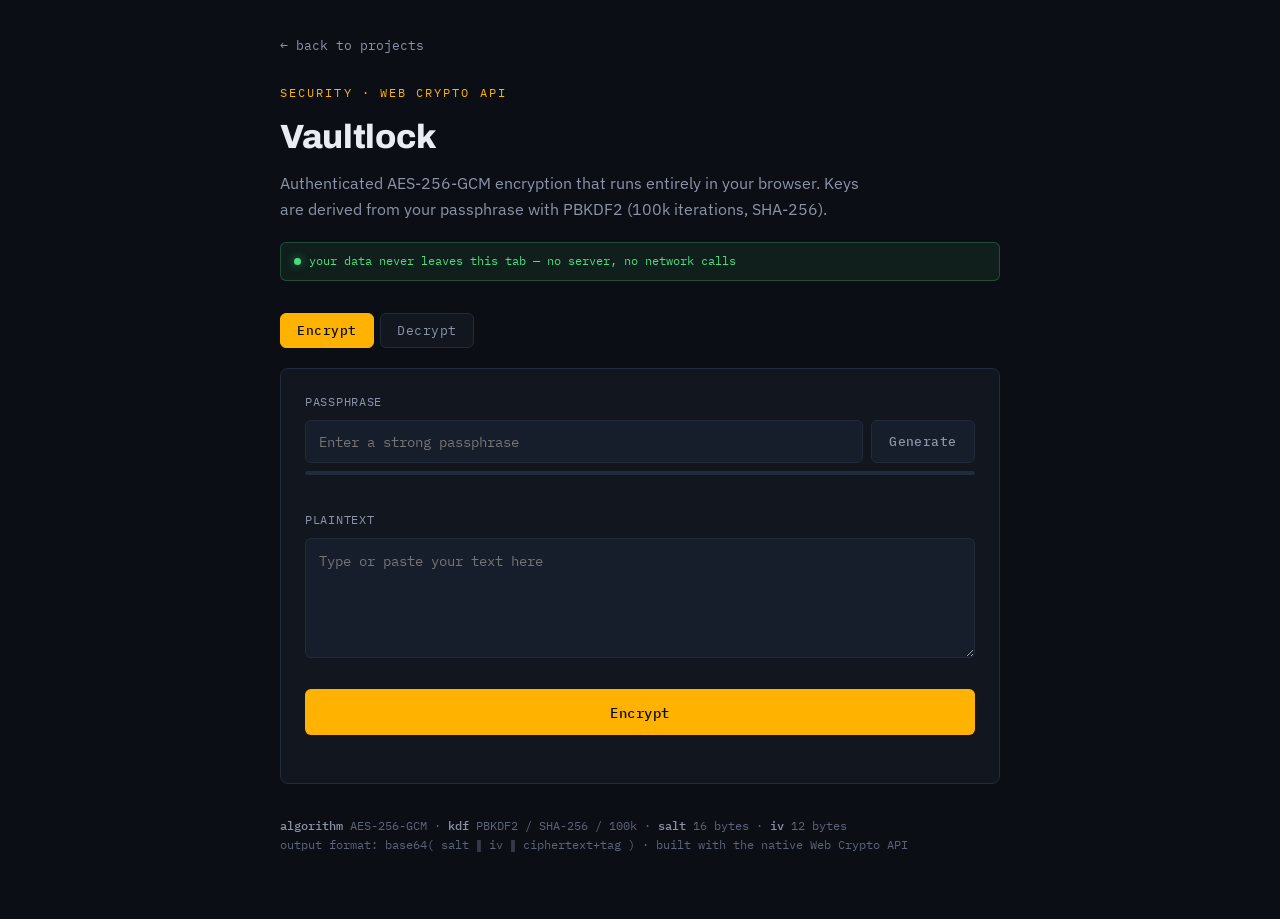
<file: static/apps/vaultlock/index.html>
<!DOCTYPE html>
<html lang="en">
<head>
<meta charset="UTF-8">
<meta name="viewport" content="width=device-width, initial-scale=1.0">
<title>Vaultlock — client-side AES-256-GCM</title>
<link rel="preconnect" href="https://fonts.googleapis.com">
<link rel="preconnect" href="https://fonts.gstatic.com" crossorigin>
<link href="https://fonts.googleapis.com/css2?family=Archivo:wght@600;800&family=IBM+Plex+Mono:wght@400;500&family=IBM+Plex+Sans:wght@400;500;600&display=swap" rel="stylesheet">
<style>
:root{
  --void:#0B0E14;--panel:#11161F;--panel-2:#171E2B;--line:#222B3B;--line-strong:#313D52;
  --text:#E9ECF3;--muted:#8C95A8;--faint:#5B6478;--amber:#FFB300;--amber-bright:#FFC533;
  --amber-soft:rgba(255,179,0,.12);--ok:#4ADE80;--bad:#F87171;
  --display:"Archivo",system-ui,sans-serif;--body:"IBM Plex Sans",system-ui,sans-serif;--mono:"IBM Plex Mono",monospace;
}
*{margin:0;padding:0;box-sizing:border-box}
body{font-family:var(--body);background:var(--void);color:var(--text);line-height:1.6;min-height:100vh;font-size:16px;-webkit-font-smoothing:antialiased}
.wrap{max-width:760px;margin:0 auto;padding:2rem 20px 4rem}
a.back{display:inline-block;font-family:var(--mono);font-size:.8rem;color:var(--muted);text-decoration:none;margin-bottom:1.75rem}
a.back:hover{color:var(--amber)}
.eyebrow{font-family:var(--mono);font-size:.72rem;letter-spacing:.18em;text-transform:uppercase;color:var(--amber);margin-bottom:.5rem}
h1{font-family:var(--display);font-weight:800;font-size:2.1rem;letter-spacing:-.01em;margin-bottom:.4rem}
.sub{color:var(--muted);max-width:60ch;margin-bottom:1.25rem}
.privacy{display:flex;align-items:center;gap:.5rem;font-family:var(--mono);font-size:.74rem;color:var(--ok);background:rgba(74,222,128,.08);border:1px solid rgba(74,222,128,.25);border-radius:6px;padding:.55rem .8rem;margin-bottom:2rem}
.privacy .dot{width:7px;height:7px;border-radius:50%;background:var(--ok);box-shadow:0 0 8px rgba(74,222,128,.6)}
.tabs{display:flex;gap:.4rem;margin-bottom:1.25rem}
.tab{flex:0 0 auto;font-family:var(--mono);font-size:.82rem;letter-spacing:.04em;color:var(--muted);background:var(--panel);border:1px solid var(--line);border-radius:6px;padding:.5rem 1rem;cursor:pointer;transition:.15s}
.tab:hover{border-color:var(--line-strong);color:var(--text)}
.tab.active{color:var(--void);background:var(--amber);border-color:var(--amber);font-weight:500}
.card{background:var(--panel);border:1px solid var(--line);border-radius:8px;padding:1.5rem}
label{display:block;font-family:var(--mono);font-size:.74rem;letter-spacing:.06em;text-transform:uppercase;color:var(--muted);margin-bottom:.5rem}
.pass-row{display:flex;gap:.5rem;margin-bottom:.4rem}
input[type=text],input[type=password],textarea{width:100%;background:var(--panel-2);border:1px solid var(--line);border-radius:6px;color:var(--text);font-family:var(--mono);font-size:.9rem;padding:.7rem .8rem;transition:.15s}
input:focus,textarea:focus{outline:none;border-color:var(--amber);box-shadow:0 0 0 3px var(--amber-soft)}
textarea{resize:vertical;min-height:120px;line-height:1.5}
.btn{font-family:var(--mono);font-size:.82rem;letter-spacing:.03em;font-weight:500;border:none;border-radius:6px;padding:.7rem 1.1rem;cursor:pointer;transition:.15s;white-space:nowrap}
.btn-amber{background:var(--amber);color:var(--void)}
.btn-amber:hover{background:var(--amber-bright)}
.btn-ghost{background:var(--panel-2);color:var(--muted);border:1px solid var(--line)}
.btn-ghost:hover{border-color:var(--line-strong);color:var(--text)}
.strength{height:4px;border-radius:2px;background:var(--line);overflow:hidden;margin:.5rem 0 .25rem}
.strength span{display:block;height:100%;width:0;transition:.3s}
.strength-label{font-family:var(--mono);font-size:.72rem;color:var(--faint);min-height:1em}
.field{margin-bottom:1.25rem}
.run{width:100%;margin-top:.25rem;padding:.85rem;font-size:.9rem}
.out-label{display:flex;justify-content:space-between;align-items:center}
.copy{font-family:var(--mono);font-size:.7rem;color:var(--amber);background:none;border:none;cursor:pointer;text-transform:uppercase;letter-spacing:.06em}
.copy:hover{color:var(--amber-bright)}
.output{margin-top:1.5rem;display:none}
.output.show{display:block}
.output textarea{background:#0d1119;color:var(--amber);min-height:90px}
.msg{font-family:var(--mono);font-size:.78rem;margin-top:.6rem;min-height:1.1em}
.msg.err{color:var(--bad)}
.msg.ok{color:var(--ok)}
.foot{font-family:var(--mono);font-size:.72rem;color:var(--faint);margin-top:2rem;line-height:1.7}
.foot b{color:var(--muted);font-weight:500}
</style>
</head>
<body>
<div class="wrap">
  <a class="back" href="/projects">&larr; back to projects</a>
  <p class="eyebrow">security &middot; web crypto api</p>
  <h1>Vaultlock</h1>
  <p class="sub">Authenticated AES-256-GCM encryption that runs entirely in your browser. Keys are derived from your passphrase with PBKDF2 (100k iterations, SHA-256).</p>
  <div class="privacy"><span class="dot"></span>your data never leaves this tab &mdash; no server, no network calls</div>

  <div class="tabs">
    <button class="tab active" data-mode="encrypt">Encrypt</button>
    <button class="tab" data-mode="decrypt">Decrypt</button>
  </div>

  <div class="card">
    <div class="field">
      <label for="pass">Passphrase</label>
      <div class="pass-row">
        <input type="password" id="pass" placeholder="Enter a strong passphrase" autocomplete="off">
        <button class="btn btn-ghost" id="genBtn" title="Generate passphrase">Generate</button>
      </div>
      <div class="strength"><span id="strengthBar"></span></div>
      <div class="strength-label" id="strengthLabel"></div>
    </div>

    <div class="field">
      <label for="input" id="inputLabel">Plaintext</label>
      <textarea id="input" placeholder="Type or paste your text here"></textarea>
    </div>

    <button class="btn btn-amber run" id="runBtn">Encrypt</button>
    <div class="msg" id="msg"></div>

    <div class="output" id="outputWrap">
      <div class="out-label">
        <label for="output" id="outputLabel">Ciphertext (base64)</label>
        <button class="copy" id="copyBtn">copy</button>
      </div>
      <textarea id="output" readonly></textarea>
    </div>
  </div>

  <div class="foot">
    <b>algorithm</b> AES-256-GCM &middot; <b>kdf</b> PBKDF2 / SHA-256 / 100k &middot; <b>salt</b> 16 bytes &middot; <b>iv</b> 12 bytes<br>
    output format: base64( salt &#8214; iv &#8214; ciphertext+tag ) &middot; built with the native Web Crypto API
  </div>
</div>

<script src="crypto.js"></script>
<script>
(function(){
  var mode='encrypt';
  var pass=document.getElementById('pass');
  var input=document.getElementById('input');
  var output=document.getElementById('output');
  var outputWrap=document.getElementById('outputWrap');
  var msg=document.getElementById('msg');
  var runBtn=document.getElementById('runBtn');
  var inputLabel=document.getElementById('inputLabel');
  var outputLabel=document.getElementById('outputLabel');
  var bar=document.getElementById('strengthBar');
  var strengthLabel=document.getElementById('strengthLabel');

  document.querySelectorAll('.tab').forEach(function(t){
    t.addEventListener('click',function(){
      document.querySelectorAll('.tab').forEach(function(x){x.classList.remove('active')});
      t.classList.add('active');
      mode=t.dataset.mode;
      runBtn.textContent = mode==='encrypt'?'Encrypt':'Decrypt';
      inputLabel.textContent = mode==='encrypt'?'Plaintext':'Ciphertext (base64)';
      outputLabel.textContent = mode==='encrypt'?'Ciphertext (base64)':'Plaintext';
      input.placeholder = mode==='encrypt'?'Type or paste your text here':'Paste the base64 ciphertext here';
      outputWrap.classList.remove('show'); msg.textContent='';
    });
  });

  document.getElementById('genBtn').addEventListener('click',function(){
    var p=CryptoEngine.generatePassphrase();
    pass.type='text'; pass.value=p; updateStrength();
  });

  function updateStrength(){
    if(!pass.value){bar.style.width='0';strengthLabel.textContent='';return;}
    var s=CryptoEngine.keyStrength(pass.value);
    bar.style.width=s.score+'%'; bar.style.background=s.color;
    strengthLabel.textContent=s.label; strengthLabel.style.color=s.color;
  }
  pass.addEventListener('input',updateStrength);

  document.getElementById('copyBtn').addEventListener('click',function(){
    output.select(); document.execCommand('copy');
    var c=document.getElementById('copyBtn'); c.textContent='copied'; setTimeout(function(){c.textContent='copy'},1200);
  });

  runBtn.addEventListener('click',async function(){
    msg.className='msg'; msg.textContent='';
    if(!pass.value){msg.classList.add('err');msg.textContent='Enter a passphrase first.';return;}
    if(!input.value){msg.classList.add('err');msg.textContent='Nothing to '+mode+'.';return;}
    runBtn.disabled=true; runBtn.textContent='Working…';
    try{
      var result;
      if(mode==='encrypt'){ result=await CryptoEngine.encryptAESGCM(input.value,pass.value); msg.classList.add('ok'); msg.textContent='Encrypted ✓'; }
      else { result=await CryptoEngine.decryptAESGCM(input.value.trim(),pass.value); msg.classList.add('ok'); msg.textContent='Decrypted ✓'; }
      output.value=result; outputWrap.classList.add('show');
    }catch(e){
      outputWrap.classList.remove('show');
      msg.classList.add('err');
      msg.textContent = mode==='decrypt' ? 'Decryption failed — wrong passphrase or corrupted ciphertext.' : 'Error: '+e.message;
    }
    runBtn.disabled=false; runBtn.textContent = mode==='encrypt'?'Encrypt':'Decrypt';
  });
})();
</script>
</body>
</html>
</file>
